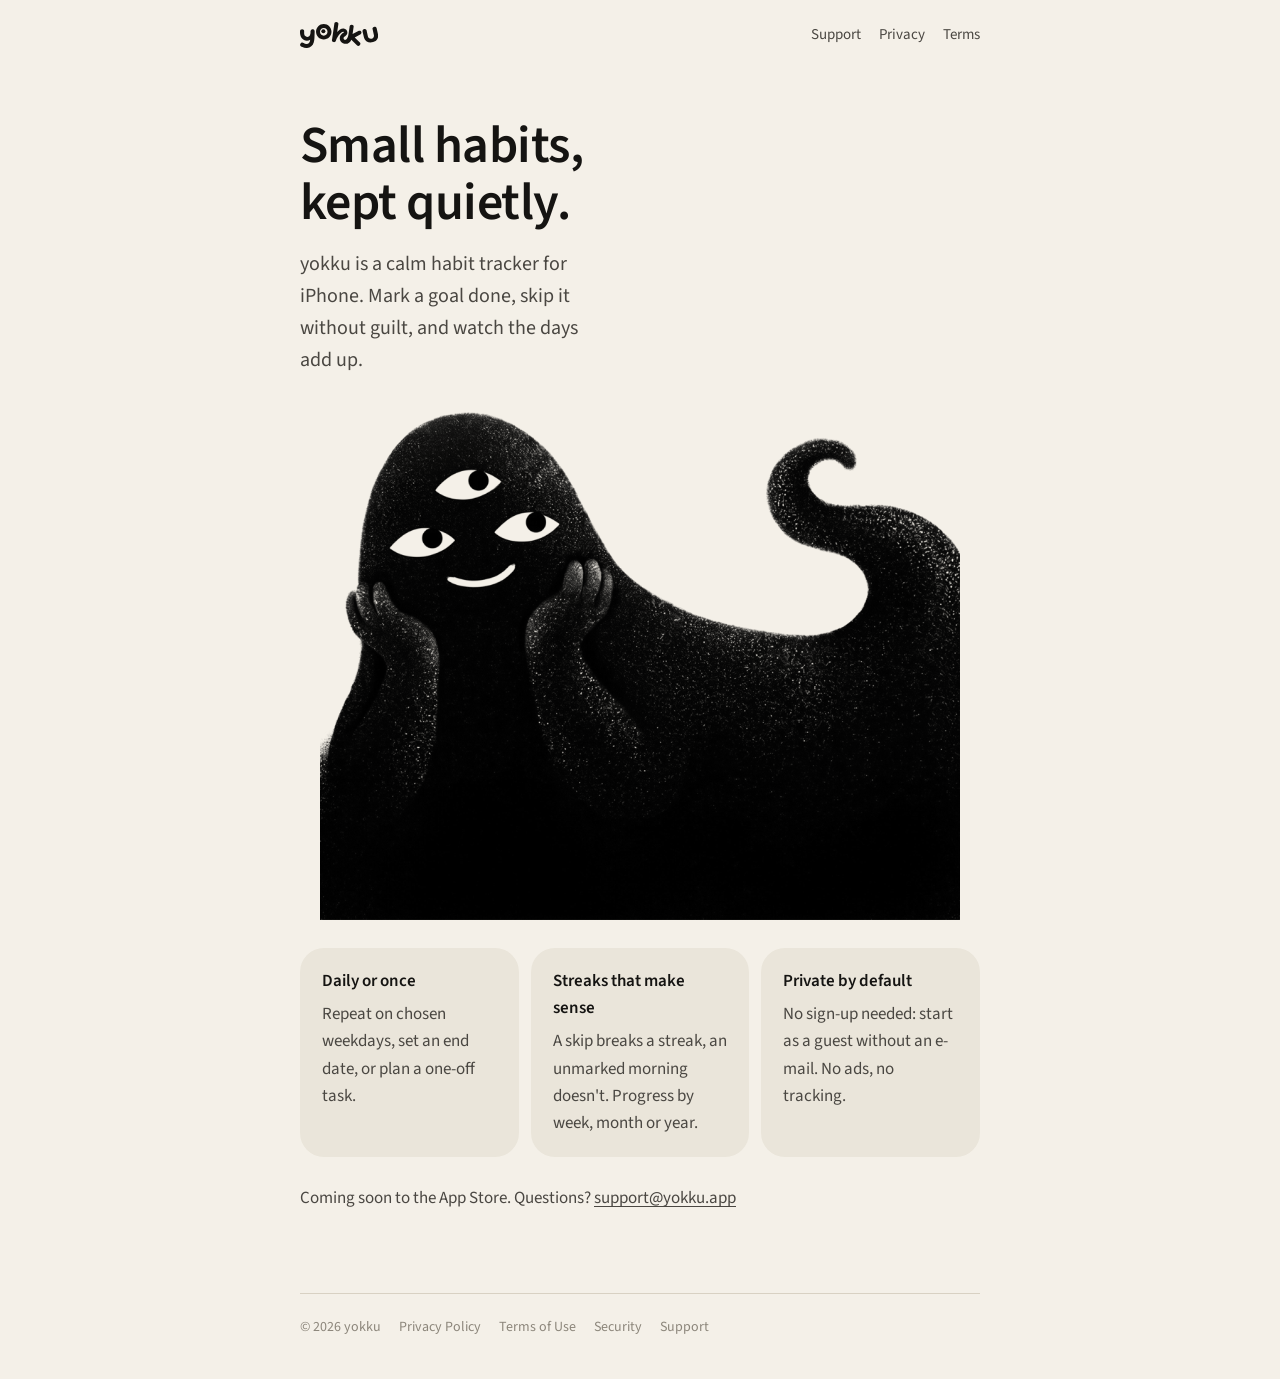
<file: index.html>
<!doctype html>
<html lang="en">
<head>
<meta charset="utf-8">
<meta name="viewport" content="width=device-width, initial-scale=1">
<title>yokku — a calm habit tracker</title>
<meta name="description" content="A quiet, ink-and-paper habit tracker for iPhone.">
<link rel="icon" href="/assets/icon.png">
<link rel="apple-touch-icon" href="/assets/icon.png">
<link rel="preconnect" href="https://fonts.googleapis.com">
<link rel="stylesheet" href="https://fonts.googleapis.com/css2?family=Source+Sans+3:wght@400;600&display=swap">
<link rel="stylesheet" href="/assets/site.css">
</head>
<body>
<div class="wrap">
<header class="top"><a href="/" aria-label="yokku home"><svg class="logo" aria-label="yokku" role="img" fill="currentColor" id="Layer_2" data-name="Layer 2" xmlns="http://www.w3.org/2000/svg" viewBox="0 0 1096.21 364.53">
  <g id="Layer_1-2" data-name="Layer 1">
    <g>
      <g>
        <path d="M861.84,152.23c-1.02,7.78-4.73,15.38-11.55,19.03l-82.95,44.43,75.67,75.04c7.47,12.19,4.81,26.72-5.27,36.78-8.92,7.7-26.42,12.07-36.31,2.14l-81.96-82.3c-14.23,42.15-54.57,65.65-96.96,57.73-28.27-5.29-50.65-24.52-59.85-49.72-10.38-28.42-4.49-59.35,16.02-80.72,17.65-18.39,39.57-21.95,35.76-32.14-3.88-10.37-20.92-5.41-33.49,3.9-8.46,6.27-16.11,12.13-23.32,20.15-24.39,27.14-43.11,58.74-53.2,94.14-4.53,15.88-18.34,25.13-34.92,21.24-16.63-3.22-26.4-19.51-20.04-35.99l31.55-216.23c-1.24-16.13,10.19-27.97,25.7-29.6,15.87-1.31,29.83,8.77,32.18,24.9l-16.95,116.07c24-25.82,55.03-51.26,90.59-48.23,30.73,2.62,54.9,28.96,51.57,60.19-2.07,19.47-14.23,35.3-30.54,45.43-8.59,5.33-16.61,10.45-20.72,20.21-3.51,8.36-2.51,17.89,3.3,24.2,5.99,6.51,15.41,9.64,24.54,6.83,23.41-7.22,34.79-47.76,38.61-73.33l16.47-110.13c-.89-18.23,13.97-31.44,32.24-28.99,12.84,1.62,26.55,12.62,24.54,26.75l-15.02,105.75,87.65-46.21c8.78-4.63,19.17-2.47,26.99,3.17,7.21,5.2,11.12,14.33,9.66,25.5Z"/>
        <path d="M877.93,137.29c-3.46-14.96.02-28.17,13.74-35.26,14.47-7.9,33.11-3.63,40.86,11.85l19.91,88.1c1.86,8.24,5.72,16.33,12.29,21.72,20.93,17.17,52.82,11.57,67.25-11.2,5.23-8.25,6.87-18.17,4.7-27.86l-16.87-75.46c-1.76-7.86-5.03-14.78-2.55-22.81,3.83-12.39,14.53-20.5,28.15-21.37,9.9-.63,25.76,5.31,28.52,17.66l19.98,89.26c4.75,21.21,2.1,42.85-7.86,61.67-12.93,24.44-35.25,39.54-61.42,47.8-30.11,9.5-62.29,8.64-89.29-8.3-21.78-13.67-34.36-36.22-40.1-61.03l-17.31-74.8Z"/>
      </g>
      <g>
        <path d="M192.29,287.17c-12.97,44.19-46.94,73.49-93.29,76.96-22.87,1.71-44.53-1.97-65.07-12.01-16.84-8.23-33.76-15.64-32.46-36.97.55-9.06,5.62-17.19,13.63-22.45,11.75-7.71,24.96-6.34,36.09,1.64,11.5,8.25,25.01,13.09,39.13,13.07,34.61.4,49.54-27.01,52.57-59.81-38,25.95-92.33,13.45-120.33-22.06-11.52-15.66-17.47-33.25-20.46-52.42C-.03,159.4.42,145.88.02,131.93c-.27-9.5,1.77-17.5,8.32-23.79,6.04-5.79,13.97-8.52,23.43-8.01,13.58.73,26.82,10.53,26.7,25.02-.21,23.69-2.98,49.75,11.61,68.83s40.06,21.55,58.07,6.06c17.97-15.47,20.41-44.67,19.36-69.01-.41-9.57,3.83-17.91,11.89-23.02,11.42-7.23,26.66-6.18,36.97,1.86,8.54,6.65,9.75,14.94,9.39,25.08l-3.19,88.99c-.78,21.86-4.18,42.44-10.28,63.23Z"/>
        <path d="M333.21,29.71c-59.85,0-108.38,48.52-108.38,108.38s48.52,108.38,108.38,108.38,108.38-48.52,108.38-108.38-48.52-108.38-108.38-108.38ZM333.23,191.07c-29.14,0-52.76-23.62-52.76-52.76s23.62-52.76,52.76-52.76,52.76,23.62,52.76,52.76-23.62,52.76-52.76,52.76Z"/>
      </g>
      <circle cx="327.6" cy="128.3" r="28.23"/>
    </g>
  </g>
</svg></a><nav><a href="/support/">Support</a><a href="/privacy/">Privacy</a><a href="/terms/">Terms</a></nav></header>
<main>

<section class="hero">
  <h1>Small habits,<br>kept quietly.</h1>
  <p class="lead">yokku is a calm habit tracker for iPhone. Mark a goal done, skip it without guilt, and watch the days add up.</p>
  <img class="spirit light-only" src="/assets/spirit.png" alt="The yokku spirit resting its cheeks in its hands" width="900" height="714">
  <img class="spirit dark-only" src="/assets/spirit-dark.png" alt="" width="900" height="714">
</section>
<div class="points">
  <div class="card"><b>Daily or once</b><p>Repeat on chosen weekdays, set an end date, or plan a one-off task.</p></div>
  <div class="card"><b>Streaks that make sense</b><p>A skip breaks a streak, an unmarked morning doesn't. Progress by week, month or year.</p></div>
  <div class="card"><b>Private by default</b><p>No sign-up needed: start as a guest without an e-mail. No ads, no tracking.</p></div>
</div>
<p style="margin-top:28px">Coming soon to the App Store. Questions? <a href="mailto:support@yokku.app">support@yokku.app</a></p>

</main>
<footer><span>© 2026 yokku</span><a href="/privacy/">Privacy Policy</a><a href="/terms/">Terms of Use</a><a href="/security/">Security</a><a href="/support/">Support</a></footer>
</div>
</body>
</html>
</file>
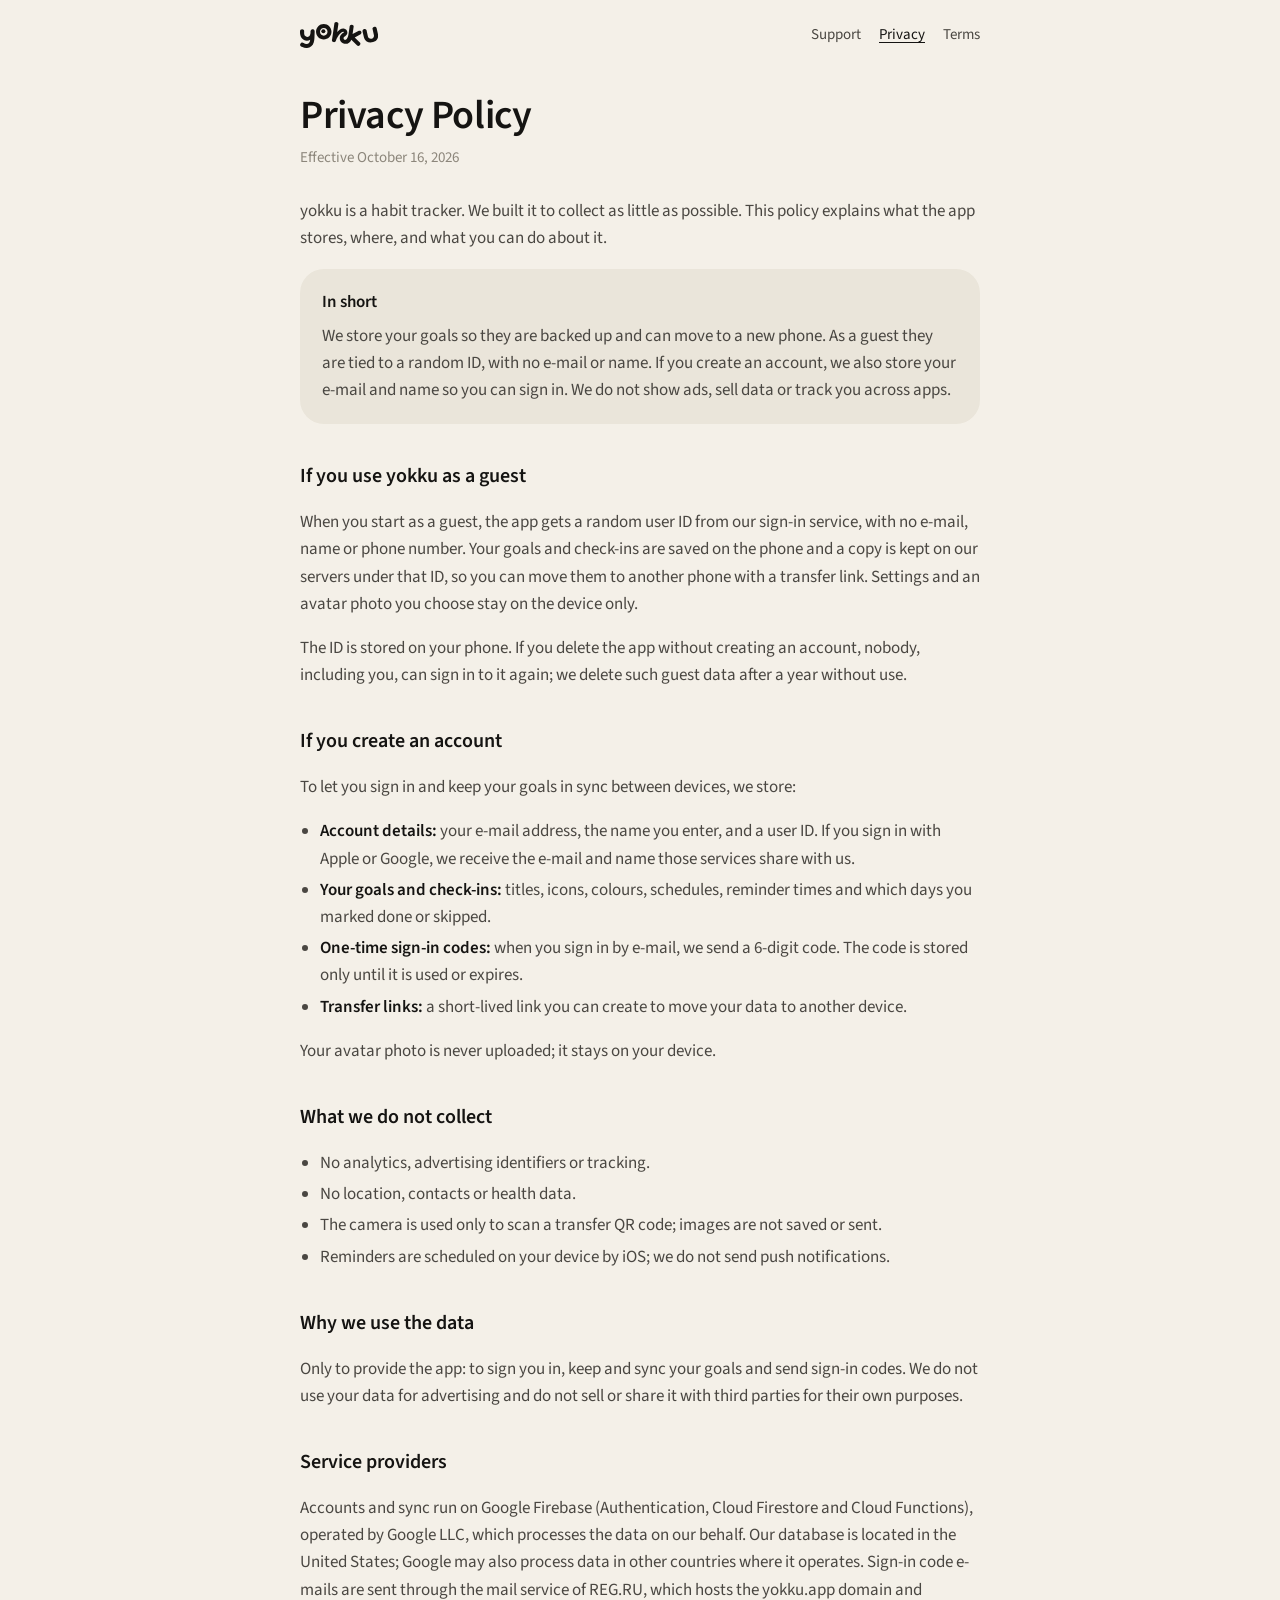
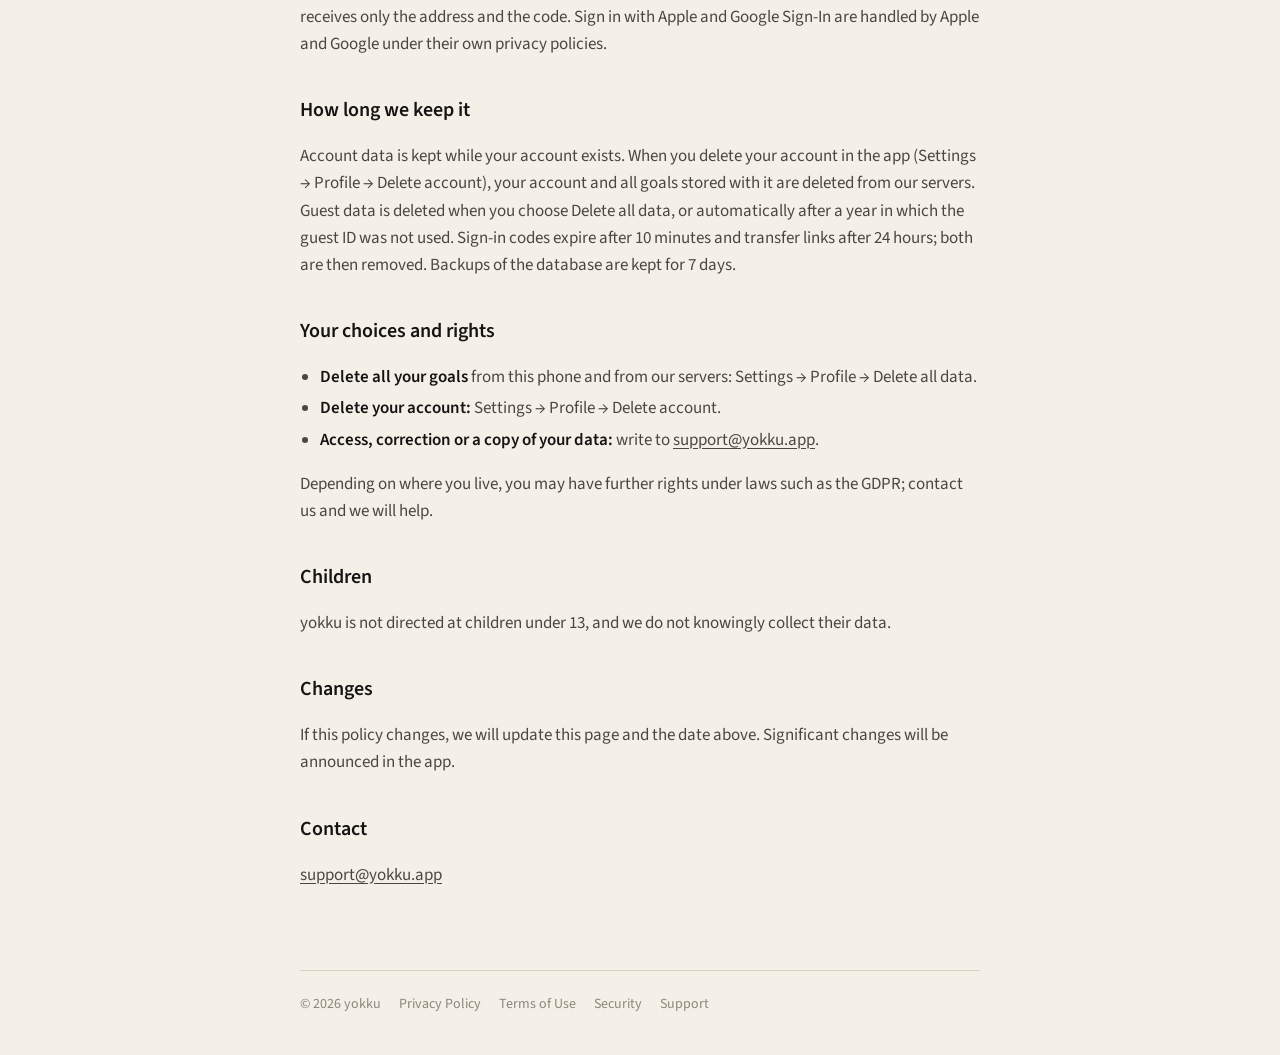
<file: privacy/index.html>
<!doctype html>
<html lang="en">
<head>
<meta charset="utf-8">
<meta name="viewport" content="width=device-width, initial-scale=1">
<title>Privacy Policy · yokku</title>
<meta name="description" content="How yokku handles your data.">
<link rel="icon" href="/assets/icon.png">
<link rel="apple-touch-icon" href="/assets/icon.png">
<link rel="preconnect" href="https://fonts.googleapis.com">
<link rel="stylesheet" href="https://fonts.googleapis.com/css2?family=Source+Sans+3:wght@400;600&display=swap">
<link rel="stylesheet" href="/assets/site.css">
</head>
<body>
<div class="wrap">
<header class="top"><a href="/" aria-label="yokku home"><svg class="logo" aria-label="yokku" role="img" fill="currentColor" id="Layer_2" data-name="Layer 2" xmlns="http://www.w3.org/2000/svg" viewBox="0 0 1096.21 364.53">
  <g id="Layer_1-2" data-name="Layer 1">
    <g>
      <g>
        <path d="M861.84,152.23c-1.02,7.78-4.73,15.38-11.55,19.03l-82.95,44.43,75.67,75.04c7.47,12.19,4.81,26.72-5.27,36.78-8.92,7.7-26.42,12.07-36.31,2.14l-81.96-82.3c-14.23,42.15-54.57,65.65-96.96,57.73-28.27-5.29-50.65-24.52-59.85-49.72-10.38-28.42-4.49-59.35,16.02-80.72,17.65-18.39,39.57-21.95,35.76-32.14-3.88-10.37-20.92-5.41-33.49,3.9-8.46,6.27-16.11,12.13-23.32,20.15-24.39,27.14-43.11,58.74-53.2,94.14-4.53,15.88-18.34,25.13-34.92,21.24-16.63-3.22-26.4-19.51-20.04-35.99l31.55-216.23c-1.24-16.13,10.19-27.97,25.7-29.6,15.87-1.31,29.83,8.77,32.18,24.9l-16.95,116.07c24-25.82,55.03-51.26,90.59-48.23,30.73,2.62,54.9,28.96,51.57,60.19-2.07,19.47-14.23,35.3-30.54,45.43-8.59,5.33-16.61,10.45-20.72,20.21-3.51,8.36-2.51,17.89,3.3,24.2,5.99,6.51,15.41,9.64,24.54,6.83,23.41-7.22,34.79-47.76,38.61-73.33l16.47-110.13c-.89-18.23,13.97-31.44,32.24-28.99,12.84,1.62,26.55,12.62,24.54,26.75l-15.02,105.75,87.65-46.21c8.78-4.63,19.17-2.47,26.99,3.17,7.21,5.2,11.12,14.33,9.66,25.5Z"/>
        <path d="M877.93,137.29c-3.46-14.96.02-28.17,13.74-35.26,14.47-7.9,33.11-3.63,40.86,11.85l19.91,88.1c1.86,8.24,5.72,16.33,12.29,21.72,20.93,17.17,52.82,11.57,67.25-11.2,5.23-8.25,6.87-18.17,4.7-27.86l-16.87-75.46c-1.76-7.86-5.03-14.78-2.55-22.81,3.83-12.39,14.53-20.5,28.15-21.37,9.9-.63,25.76,5.31,28.52,17.66l19.98,89.26c4.75,21.21,2.1,42.85-7.86,61.67-12.93,24.44-35.25,39.54-61.42,47.8-30.11,9.5-62.29,8.64-89.29-8.3-21.78-13.67-34.36-36.22-40.1-61.03l-17.31-74.8Z"/>
      </g>
      <g>
        <path d="M192.29,287.17c-12.97,44.19-46.94,73.49-93.29,76.96-22.87,1.71-44.53-1.97-65.07-12.01-16.84-8.23-33.76-15.64-32.46-36.97.55-9.06,5.62-17.19,13.63-22.45,11.75-7.71,24.96-6.34,36.09,1.64,11.5,8.25,25.01,13.09,39.13,13.07,34.61.4,49.54-27.01,52.57-59.81-38,25.95-92.33,13.45-120.33-22.06-11.52-15.66-17.47-33.25-20.46-52.42C-.03,159.4.42,145.88.02,131.93c-.27-9.5,1.77-17.5,8.32-23.79,6.04-5.79,13.97-8.52,23.43-8.01,13.58.73,26.82,10.53,26.7,25.02-.21,23.69-2.98,49.75,11.61,68.83s40.06,21.55,58.07,6.06c17.97-15.47,20.41-44.67,19.36-69.01-.41-9.57,3.83-17.91,11.89-23.02,11.42-7.23,26.66-6.18,36.97,1.86,8.54,6.65,9.75,14.94,9.39,25.08l-3.19,88.99c-.78,21.86-4.18,42.44-10.28,63.23Z"/>
        <path d="M333.21,29.71c-59.85,0-108.38,48.52-108.38,108.38s48.52,108.38,108.38,108.38,108.38-48.52,108.38-108.38-48.52-108.38-108.38-108.38ZM333.23,191.07c-29.14,0-52.76-23.62-52.76-52.76s23.62-52.76,52.76-52.76,52.76,23.62,52.76,52.76-23.62,52.76-52.76,52.76Z"/>
      </g>
      <circle cx="327.6" cy="128.3" r="28.23"/>
    </g>
  </g>
</svg></a><nav><a href="/support/">Support</a><a href="/privacy/" aria-current="page">Privacy</a><a href="/terms/">Terms</a></nav></header>
<main>

<h1>Privacy Policy</h1>
<p class="meta">Effective October 16, 2026</p>
<p>yokku is a habit tracker. We built it to collect as little as possible. This policy explains what the app stores, where, and what you can do about it.</p>

<div class="card"><b>In short</b><p>We store your goals so they are backed up and can move to a new phone. As a guest they are tied to a random ID, with no e-mail or name. If you create an account, we also store your e-mail and name so you can sign in. We do not show ads, sell data or track you across apps.</p></div>

<h2>If you use yokku as a guest</h2>
<p>When you start as a guest, the app gets a random user ID from our sign-in service, with no e-mail, name or phone number. Your goals and check-ins are saved on the phone and a copy is kept on our servers under that ID, so you can move them to another phone with a transfer link. Settings and an avatar photo you choose stay on the device only.</p>
<p>The ID is stored on your phone. If you delete the app without creating an account, nobody, including you, can sign in to it again; we delete such guest data after a year without use.</p>

<h2>If you create an account</h2>
<p>To let you sign in and keep your goals in sync between devices, we store:</p>
<ul>
  <li><b>Account details:</b> your e-mail address, the name you enter, and a user ID. If you sign in with Apple or Google, we receive the e-mail and name those services share with us.</li>
  <li><b>Your goals and check-ins:</b> titles, icons, colours, schedules, reminder times and which days you marked done or skipped.</li>
  <li><b>One-time sign-in codes:</b> when you sign in by e-mail, we send a 6-digit code. The code is stored only until it is used or expires.</li>
  <li><b>Transfer links:</b> a short-lived link you can create to move your data to another device.</li>
</ul>
<p>Your avatar photo is never uploaded; it stays on your device.</p>

<h2>What we do not collect</h2>
<ul>
  <li>No analytics, advertising identifiers or tracking.</li>
  <li>No location, contacts or health data.</li>
  <li>The camera is used only to scan a transfer QR code; images are not saved or sent.</li>
  <li>Reminders are scheduled on your device by iOS; we do not send push notifications.</li>
</ul>

<h2>Why we use the data</h2>
<p>Only to provide the app: to sign you in, keep and sync your goals and send sign-in codes. We do not use your data for advertising and do not sell or share it with third parties for their own purposes.</p>

<h2>Service providers</h2>
<p>Accounts and sync run on Google Firebase (Authentication, Cloud Firestore and Cloud Functions), operated by Google LLC, which processes the data on our behalf. Our database is located in the United States; Google may also process data in other countries where it operates. Sign-in code e-mails are sent through the mail service of REG.RU, which hosts the yokku.app domain and receives only the address and the code. Sign in with Apple and Google Sign-In are handled by Apple and Google under their own privacy policies.</p>

<h2>How long we keep it</h2>
<p>Account data is kept while your account exists. When you delete your account in the app (Settings → Profile → Delete account), your account and all goals stored with it are deleted from our servers. Guest data is deleted when you choose Delete all data, or automatically after a year in which the guest ID was not used. Sign-in codes expire after 10 minutes and transfer links after 24 hours; both are then removed. Backups of the database are kept for 7 days.</p>

<h2>Your choices and rights</h2>
<ul>
  <li><b>Delete all your goals</b> from this phone and from our servers: Settings → Profile → Delete all data.</li>
  <li><b>Delete your account:</b> Settings → Profile → Delete account.</li>
  <li><b>Access, correction or a copy of your data:</b> write to <a href="mailto:support@yokku.app">support@yokku.app</a>.</li>
</ul>
<p>Depending on where you live, you may have further rights under laws such as the GDPR; contact us and we will help.</p>

<h2>Children</h2>
<p>yokku is not directed at children under 13, and we do not knowingly collect their data.</p>

<h2>Changes</h2>
<p>If this policy changes, we will update this page and the date above. Significant changes will be announced in the app.</p>

<h2>Contact</h2>
<p><a href="mailto:support@yokku.app">support@yokku.app</a></p>

</main>
<footer><span>© 2026 yokku</span><a href="/privacy/">Privacy Policy</a><a href="/terms/">Terms of Use</a><a href="/security/">Security</a><a href="/support/">Support</a></footer>
</div>
</body>
</html>
</file>
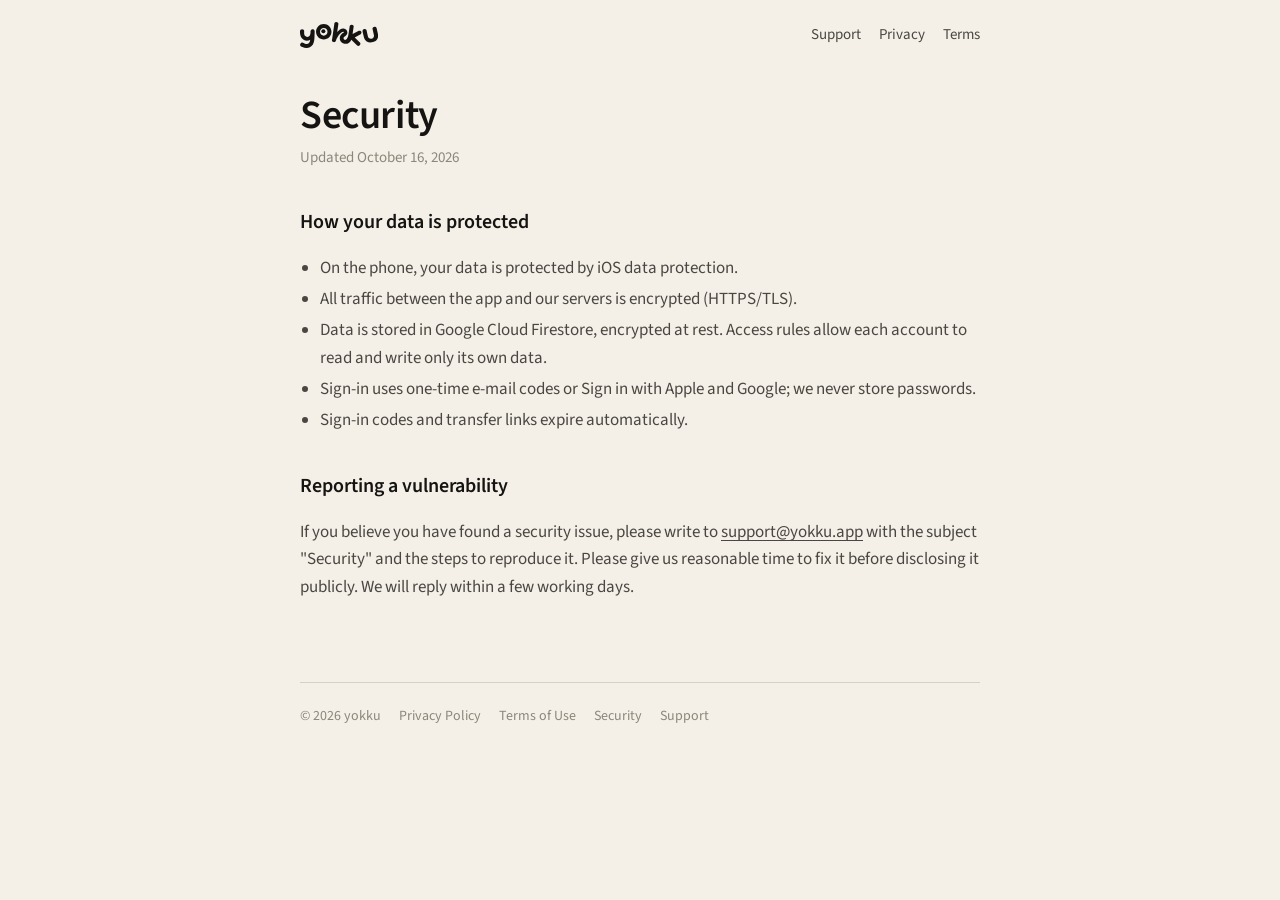
<file: security/index.html>
<!doctype html>
<html lang="en">
<head>
<meta charset="utf-8">
<meta name="viewport" content="width=device-width, initial-scale=1">
<title>Security · yokku</title>
<meta name="description" content="How yokku protects your data and how to report a problem.">
<link rel="icon" href="/assets/icon.png">
<link rel="apple-touch-icon" href="/assets/icon.png">
<link rel="preconnect" href="https://fonts.googleapis.com">
<link rel="stylesheet" href="https://fonts.googleapis.com/css2?family=Source+Sans+3:wght@400;600&display=swap">
<link rel="stylesheet" href="/assets/site.css">
</head>
<body>
<div class="wrap">
<header class="top"><a href="/" aria-label="yokku home"><svg class="logo" aria-label="yokku" role="img" fill="currentColor" id="Layer_2" data-name="Layer 2" xmlns="http://www.w3.org/2000/svg" viewBox="0 0 1096.21 364.53">
  <g id="Layer_1-2" data-name="Layer 1">
    <g>
      <g>
        <path d="M861.84,152.23c-1.02,7.78-4.73,15.38-11.55,19.03l-82.95,44.43,75.67,75.04c7.47,12.19,4.81,26.72-5.27,36.78-8.92,7.7-26.42,12.07-36.31,2.14l-81.96-82.3c-14.23,42.15-54.57,65.65-96.96,57.73-28.27-5.29-50.65-24.52-59.85-49.72-10.38-28.42-4.49-59.35,16.02-80.72,17.65-18.39,39.57-21.95,35.76-32.14-3.88-10.37-20.92-5.41-33.49,3.9-8.46,6.27-16.11,12.13-23.32,20.15-24.39,27.14-43.11,58.74-53.2,94.14-4.53,15.88-18.34,25.13-34.92,21.24-16.63-3.22-26.4-19.51-20.04-35.99l31.55-216.23c-1.24-16.13,10.19-27.97,25.7-29.6,15.87-1.31,29.83,8.77,32.18,24.9l-16.95,116.07c24-25.82,55.03-51.26,90.59-48.23,30.73,2.62,54.9,28.96,51.57,60.19-2.07,19.47-14.23,35.3-30.54,45.43-8.59,5.33-16.61,10.45-20.72,20.21-3.51,8.36-2.51,17.89,3.3,24.2,5.99,6.51,15.41,9.64,24.54,6.83,23.41-7.22,34.79-47.76,38.61-73.33l16.47-110.13c-.89-18.23,13.97-31.44,32.24-28.99,12.84,1.62,26.55,12.62,24.54,26.75l-15.02,105.75,87.65-46.21c8.78-4.63,19.17-2.47,26.99,3.17,7.21,5.2,11.12,14.33,9.66,25.5Z"/>
        <path d="M877.93,137.29c-3.46-14.96.02-28.17,13.74-35.26,14.47-7.9,33.11-3.63,40.86,11.85l19.91,88.1c1.86,8.24,5.72,16.33,12.29,21.72,20.93,17.17,52.82,11.57,67.25-11.2,5.23-8.25,6.87-18.17,4.7-27.86l-16.87-75.46c-1.76-7.86-5.03-14.78-2.55-22.81,3.83-12.39,14.53-20.5,28.15-21.37,9.9-.63,25.76,5.31,28.52,17.66l19.98,89.26c4.75,21.21,2.1,42.85-7.86,61.67-12.93,24.44-35.25,39.54-61.42,47.8-30.11,9.5-62.29,8.64-89.29-8.3-21.78-13.67-34.36-36.22-40.1-61.03l-17.31-74.8Z"/>
      </g>
      <g>
        <path d="M192.29,287.17c-12.97,44.19-46.94,73.49-93.29,76.96-22.87,1.71-44.53-1.97-65.07-12.01-16.84-8.23-33.76-15.64-32.46-36.97.55-9.06,5.62-17.19,13.63-22.45,11.75-7.71,24.96-6.34,36.09,1.64,11.5,8.25,25.01,13.09,39.13,13.07,34.61.4,49.54-27.01,52.57-59.81-38,25.95-92.33,13.45-120.33-22.06-11.52-15.66-17.47-33.25-20.46-52.42C-.03,159.4.42,145.88.02,131.93c-.27-9.5,1.77-17.5,8.32-23.79,6.04-5.79,13.97-8.52,23.43-8.01,13.58.73,26.82,10.53,26.7,25.02-.21,23.69-2.98,49.75,11.61,68.83s40.06,21.55,58.07,6.06c17.97-15.47,20.41-44.67,19.36-69.01-.41-9.57,3.83-17.91,11.89-23.02,11.42-7.23,26.66-6.18,36.97,1.86,8.54,6.65,9.75,14.94,9.39,25.08l-3.19,88.99c-.78,21.86-4.18,42.44-10.28,63.23Z"/>
        <path d="M333.21,29.71c-59.85,0-108.38,48.52-108.38,108.38s48.52,108.38,108.38,108.38,108.38-48.52,108.38-108.38-48.52-108.38-108.38-108.38ZM333.23,191.07c-29.14,0-52.76-23.62-52.76-52.76s23.62-52.76,52.76-52.76,52.76,23.62,52.76,52.76-23.62,52.76-52.76,52.76Z"/>
      </g>
      <circle cx="327.6" cy="128.3" r="28.23"/>
    </g>
  </g>
</svg></a><nav><a href="/support/">Support</a><a href="/privacy/">Privacy</a><a href="/terms/">Terms</a></nav></header>
<main>

<h1>Security</h1>
<p class="meta">Updated October 16, 2026</p>
<h2>How your data is protected</h2>
<ul>
  <li>On the phone, your data is protected by iOS data protection.</li>
  <li>All traffic between the app and our servers is encrypted (HTTPS/TLS).</li>
  <li>Data is stored in Google Cloud Firestore, encrypted at rest. Access rules allow each account to read and write only its own data.</li>
  <li>Sign-in uses one-time e-mail codes or Sign in with Apple and Google; we never store passwords.</li>
  <li>Sign-in codes and transfer links expire automatically.</li>
</ul>
<h2>Reporting a vulnerability</h2>
<p>If you believe you have found a security issue, please write to <a href="mailto:support@yokku.app">support@yokku.app</a> with the subject "Security" and the steps to reproduce it. Please give us reasonable time to fix it before disclosing it publicly. We will reply within a few working days.</p>

</main>
<footer><span>© 2026 yokku</span><a href="/privacy/">Privacy Policy</a><a href="/terms/">Terms of Use</a><a href="/security/">Security</a><a href="/support/">Support</a></footer>
</div>
</body>
</html>
</file>
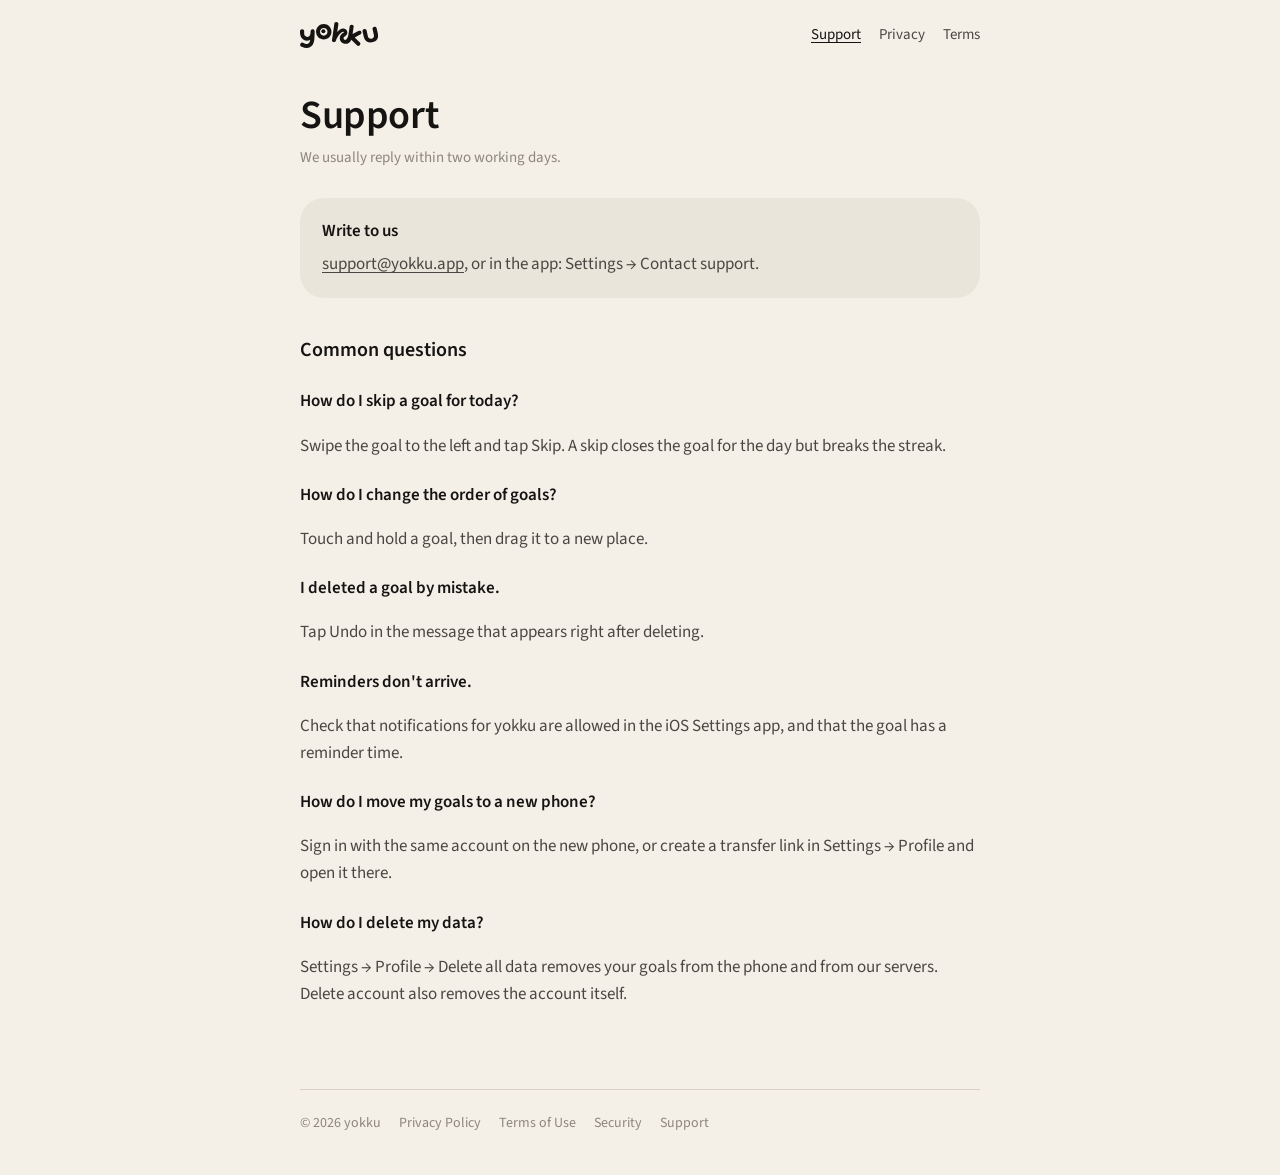
<file: support/index.html>
<!doctype html>
<html lang="en">
<head>
<meta charset="utf-8">
<meta name="viewport" content="width=device-width, initial-scale=1">
<title>Support · yokku</title>
<meta name="description" content="Help with yokku.">
<link rel="icon" href="/assets/icon.png">
<link rel="apple-touch-icon" href="/assets/icon.png">
<link rel="preconnect" href="https://fonts.googleapis.com">
<link rel="stylesheet" href="https://fonts.googleapis.com/css2?family=Source+Sans+3:wght@400;600&display=swap">
<link rel="stylesheet" href="/assets/site.css">
</head>
<body>
<div class="wrap">
<header class="top"><a href="/" aria-label="yokku home"><svg class="logo" aria-label="yokku" role="img" fill="currentColor" id="Layer_2" data-name="Layer 2" xmlns="http://www.w3.org/2000/svg" viewBox="0 0 1096.21 364.53">
  <g id="Layer_1-2" data-name="Layer 1">
    <g>
      <g>
        <path d="M861.84,152.23c-1.02,7.78-4.73,15.38-11.55,19.03l-82.95,44.43,75.67,75.04c7.47,12.19,4.81,26.72-5.27,36.78-8.92,7.7-26.42,12.07-36.31,2.14l-81.96-82.3c-14.23,42.15-54.57,65.65-96.96,57.73-28.27-5.29-50.65-24.52-59.85-49.72-10.38-28.42-4.49-59.35,16.02-80.72,17.65-18.39,39.57-21.95,35.76-32.14-3.88-10.37-20.92-5.41-33.49,3.9-8.46,6.27-16.11,12.13-23.32,20.15-24.39,27.14-43.11,58.74-53.2,94.14-4.53,15.88-18.34,25.13-34.92,21.24-16.63-3.22-26.4-19.51-20.04-35.99l31.55-216.23c-1.24-16.13,10.19-27.97,25.7-29.6,15.87-1.31,29.83,8.77,32.18,24.9l-16.95,116.07c24-25.82,55.03-51.26,90.59-48.23,30.73,2.62,54.9,28.96,51.57,60.19-2.07,19.47-14.23,35.3-30.54,45.43-8.59,5.33-16.61,10.45-20.72,20.21-3.51,8.36-2.51,17.89,3.3,24.2,5.99,6.51,15.41,9.64,24.54,6.83,23.41-7.22,34.79-47.76,38.61-73.33l16.47-110.13c-.89-18.23,13.97-31.44,32.24-28.99,12.84,1.62,26.55,12.62,24.54,26.75l-15.02,105.75,87.65-46.21c8.78-4.63,19.17-2.47,26.99,3.17,7.21,5.2,11.12,14.33,9.66,25.5Z"/>
        <path d="M877.93,137.29c-3.46-14.96.02-28.17,13.74-35.26,14.47-7.9,33.11-3.63,40.86,11.85l19.91,88.1c1.86,8.24,5.72,16.33,12.29,21.72,20.93,17.17,52.82,11.57,67.25-11.2,5.23-8.25,6.87-18.17,4.7-27.86l-16.87-75.46c-1.76-7.86-5.03-14.78-2.55-22.81,3.83-12.39,14.53-20.5,28.15-21.37,9.9-.63,25.76,5.31,28.52,17.66l19.98,89.26c4.75,21.21,2.1,42.85-7.86,61.67-12.93,24.44-35.25,39.54-61.42,47.8-30.11,9.5-62.29,8.64-89.29-8.3-21.78-13.67-34.36-36.22-40.1-61.03l-17.31-74.8Z"/>
      </g>
      <g>
        <path d="M192.29,287.17c-12.97,44.19-46.94,73.49-93.29,76.96-22.87,1.71-44.53-1.97-65.07-12.01-16.84-8.23-33.76-15.64-32.46-36.97.55-9.06,5.62-17.19,13.63-22.45,11.75-7.71,24.96-6.34,36.09,1.64,11.5,8.25,25.01,13.09,39.13,13.07,34.61.4,49.54-27.01,52.57-59.81-38,25.95-92.33,13.45-120.33-22.06-11.52-15.66-17.47-33.25-20.46-52.42C-.03,159.4.42,145.88.02,131.93c-.27-9.5,1.77-17.5,8.32-23.79,6.04-5.79,13.97-8.52,23.43-8.01,13.58.73,26.82,10.53,26.7,25.02-.21,23.69-2.98,49.75,11.61,68.83s40.06,21.55,58.07,6.06c17.97-15.47,20.41-44.67,19.36-69.01-.41-9.57,3.83-17.91,11.89-23.02,11.42-7.23,26.66-6.18,36.97,1.86,8.54,6.65,9.75,14.94,9.39,25.08l-3.19,88.99c-.78,21.86-4.18,42.44-10.28,63.23Z"/>
        <path d="M333.21,29.71c-59.85,0-108.38,48.52-108.38,108.38s48.52,108.38,108.38,108.38,108.38-48.52,108.38-108.38-48.52-108.38-108.38-108.38ZM333.23,191.07c-29.14,0-52.76-23.62-52.76-52.76s23.62-52.76,52.76-52.76,52.76,23.62,52.76,52.76-23.62,52.76-52.76,52.76Z"/>
      </g>
      <circle cx="327.6" cy="128.3" r="28.23"/>
    </g>
  </g>
</svg></a><nav><a href="/support/" aria-current="page">Support</a><a href="/privacy/">Privacy</a><a href="/terms/">Terms</a></nav></header>
<main>

<h1>Support</h1>
<p class="meta">We usually reply within two working days.</p>
<div class="card"><b>Write to us</b><p><a href="mailto:support@yokku.app">support@yokku.app</a>, or in the app: Settings → Contact support.</p></div>

<h2>Common questions</h2>
<h3>How do I skip a goal for today?</h3>
<p>Swipe the goal to the left and tap Skip. A skip closes the goal for the day but breaks the streak.</p>
<h3>How do I change the order of goals?</h3>
<p>Touch and hold a goal, then drag it to a new place.</p>
<h3>I deleted a goal by mistake.</h3>
<p>Tap Undo in the message that appears right after deleting.</p>
<h3>Reminders don't arrive.</h3>
<p>Check that notifications for yokku are allowed in the iOS Settings app, and that the goal has a reminder time.</p>
<h3>How do I move my goals to a new phone?</h3>
<p>Sign in with the same account on the new phone, or create a transfer link in Settings → Profile and open it there.</p>
<h3>How do I delete my data?</h3>
<p>Settings → Profile → Delete all data removes your goals from the phone and from our servers. Delete account also removes the account itself.</p>

</main>
<footer><span>© 2026 yokku</span><a href="/privacy/">Privacy Policy</a><a href="/terms/">Terms of Use</a><a href="/security/">Security</a><a href="/support/">Support</a></footer>
</div>
</body>
</html>
</file>
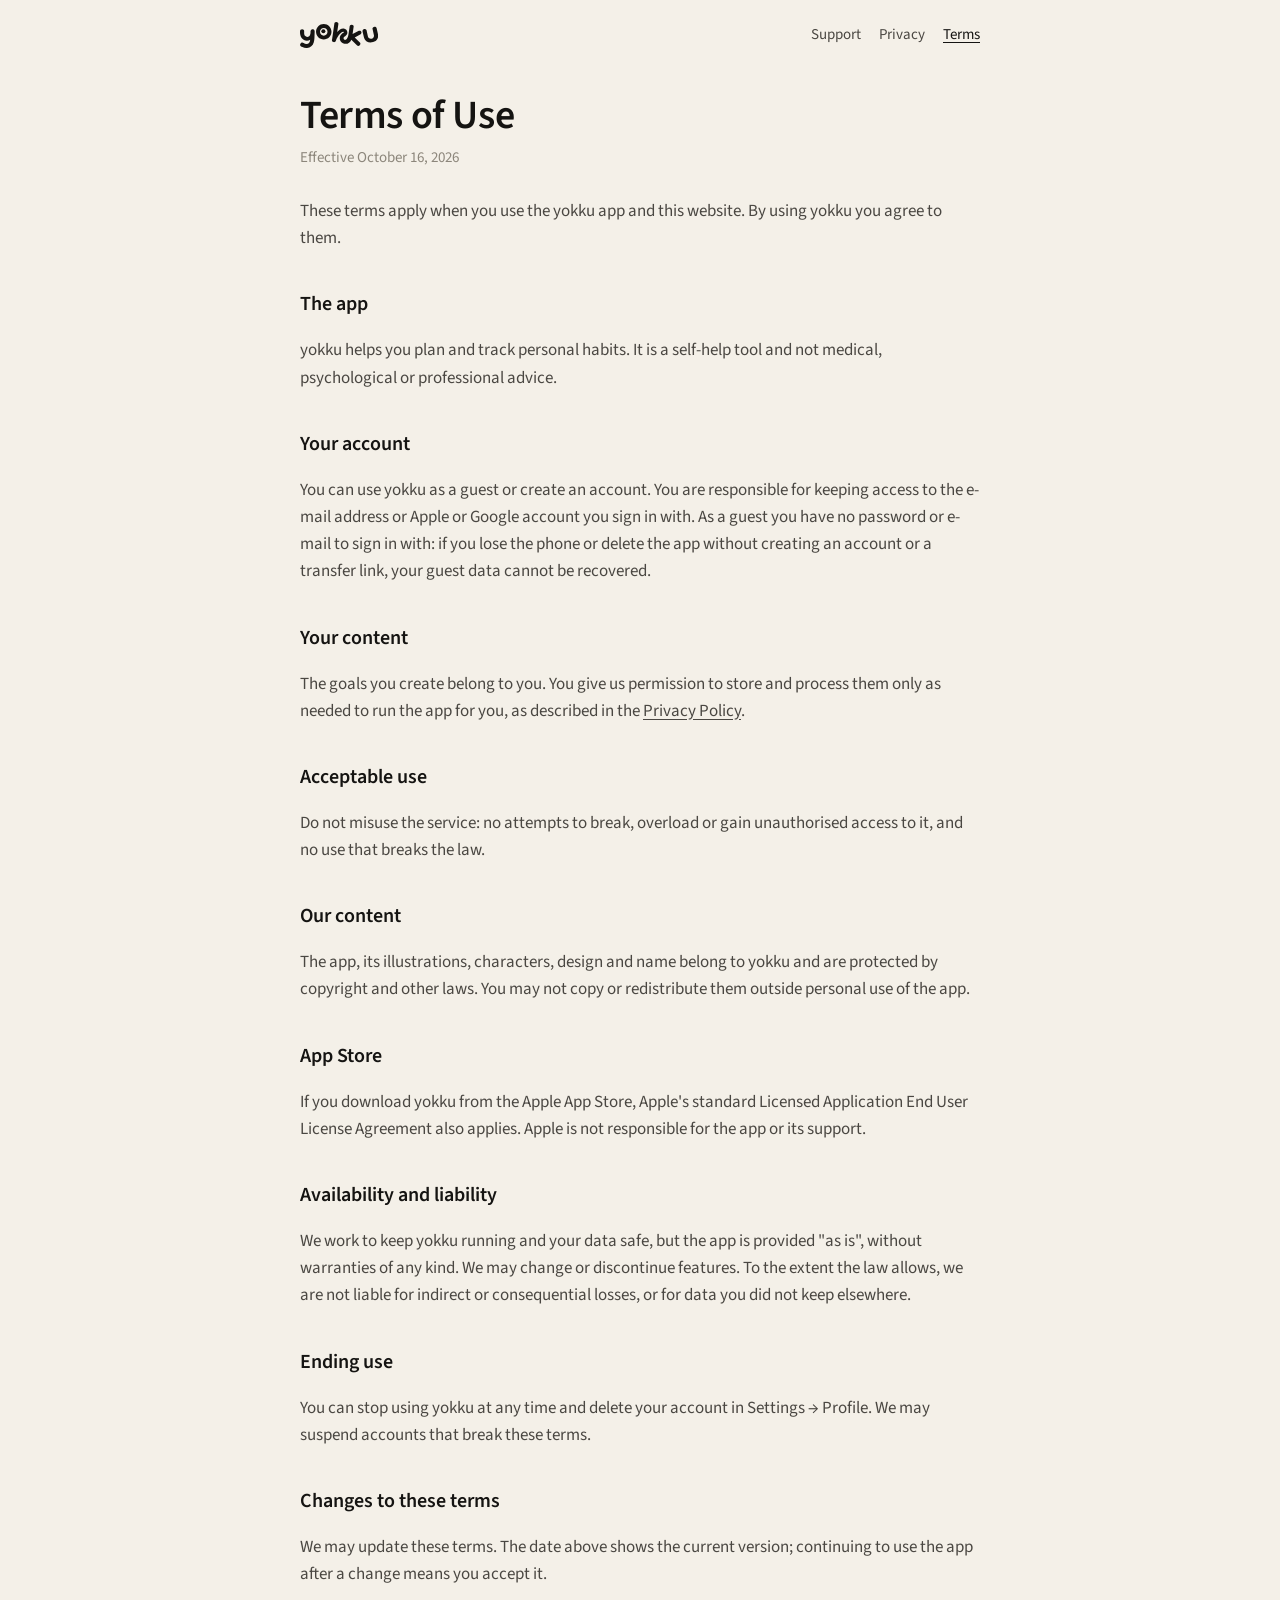
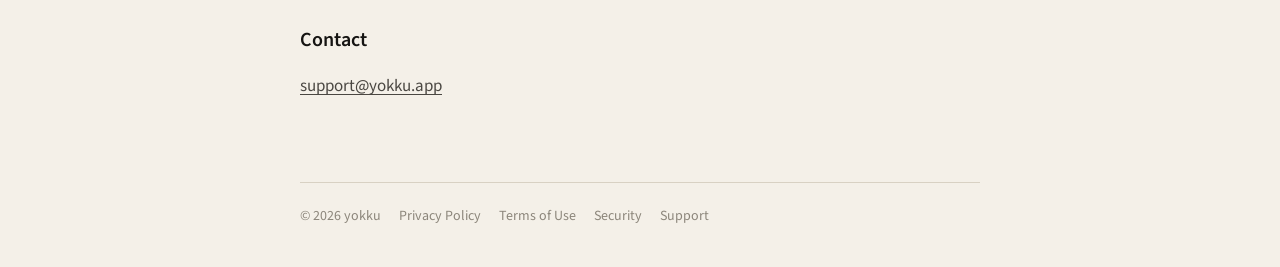
<file: terms/index.html>
<!doctype html>
<html lang="en">
<head>
<meta charset="utf-8">
<meta name="viewport" content="width=device-width, initial-scale=1">
<title>Terms of Use · yokku</title>
<meta name="description" content="The terms for using yokku.">
<link rel="icon" href="/assets/icon.png">
<link rel="apple-touch-icon" href="/assets/icon.png">
<link rel="preconnect" href="https://fonts.googleapis.com">
<link rel="stylesheet" href="https://fonts.googleapis.com/css2?family=Source+Sans+3:wght@400;600&display=swap">
<link rel="stylesheet" href="/assets/site.css">
</head>
<body>
<div class="wrap">
<header class="top"><a href="/" aria-label="yokku home"><svg class="logo" aria-label="yokku" role="img" fill="currentColor" id="Layer_2" data-name="Layer 2" xmlns="http://www.w3.org/2000/svg" viewBox="0 0 1096.21 364.53">
  <g id="Layer_1-2" data-name="Layer 1">
    <g>
      <g>
        <path d="M861.84,152.23c-1.02,7.78-4.73,15.38-11.55,19.03l-82.95,44.43,75.67,75.04c7.47,12.19,4.81,26.72-5.27,36.78-8.92,7.7-26.42,12.07-36.31,2.14l-81.96-82.3c-14.23,42.15-54.57,65.65-96.96,57.73-28.27-5.29-50.65-24.52-59.85-49.72-10.38-28.42-4.49-59.35,16.02-80.72,17.65-18.39,39.57-21.95,35.76-32.14-3.88-10.37-20.92-5.41-33.49,3.9-8.46,6.27-16.11,12.13-23.32,20.15-24.39,27.14-43.11,58.74-53.2,94.14-4.53,15.88-18.34,25.13-34.92,21.24-16.63-3.22-26.4-19.51-20.04-35.99l31.55-216.23c-1.24-16.13,10.19-27.97,25.7-29.6,15.87-1.31,29.83,8.77,32.18,24.9l-16.95,116.07c24-25.82,55.03-51.26,90.59-48.23,30.73,2.62,54.9,28.96,51.57,60.19-2.07,19.47-14.23,35.3-30.54,45.43-8.59,5.33-16.61,10.45-20.72,20.21-3.51,8.36-2.51,17.89,3.3,24.2,5.99,6.51,15.41,9.64,24.54,6.83,23.41-7.22,34.79-47.76,38.61-73.33l16.47-110.13c-.89-18.23,13.97-31.44,32.24-28.99,12.84,1.62,26.55,12.62,24.54,26.75l-15.02,105.75,87.65-46.21c8.78-4.63,19.17-2.47,26.99,3.17,7.21,5.2,11.12,14.33,9.66,25.5Z"/>
        <path d="M877.93,137.29c-3.46-14.96.02-28.17,13.74-35.26,14.47-7.9,33.11-3.63,40.86,11.85l19.91,88.1c1.86,8.24,5.72,16.33,12.29,21.72,20.93,17.17,52.82,11.57,67.25-11.2,5.23-8.25,6.87-18.17,4.7-27.86l-16.87-75.46c-1.76-7.86-5.03-14.78-2.55-22.81,3.83-12.39,14.53-20.5,28.15-21.37,9.9-.63,25.76,5.31,28.52,17.66l19.98,89.26c4.75,21.21,2.1,42.85-7.86,61.67-12.93,24.44-35.25,39.54-61.42,47.8-30.11,9.5-62.29,8.64-89.29-8.3-21.78-13.67-34.36-36.22-40.1-61.03l-17.31-74.8Z"/>
      </g>
      <g>
        <path d="M192.29,287.17c-12.97,44.19-46.94,73.49-93.29,76.96-22.87,1.71-44.53-1.97-65.07-12.01-16.84-8.23-33.76-15.64-32.46-36.97.55-9.06,5.62-17.19,13.63-22.45,11.75-7.71,24.96-6.34,36.09,1.64,11.5,8.25,25.01,13.09,39.13,13.07,34.61.4,49.54-27.01,52.57-59.81-38,25.95-92.33,13.45-120.33-22.06-11.52-15.66-17.47-33.25-20.46-52.42C-.03,159.4.42,145.88.02,131.93c-.27-9.5,1.77-17.5,8.32-23.79,6.04-5.79,13.97-8.52,23.43-8.01,13.58.73,26.82,10.53,26.7,25.02-.21,23.69-2.98,49.75,11.61,68.83s40.06,21.55,58.07,6.06c17.97-15.47,20.41-44.67,19.36-69.01-.41-9.57,3.83-17.91,11.89-23.02,11.42-7.23,26.66-6.18,36.97,1.86,8.54,6.65,9.75,14.94,9.39,25.08l-3.19,88.99c-.78,21.86-4.18,42.44-10.28,63.23Z"/>
        <path d="M333.21,29.71c-59.85,0-108.38,48.52-108.38,108.38s48.52,108.38,108.38,108.38,108.38-48.52,108.38-108.38-48.52-108.38-108.38-108.38ZM333.23,191.07c-29.14,0-52.76-23.62-52.76-52.76s23.62-52.76,52.76-52.76,52.76,23.62,52.76,52.76-23.62,52.76-52.76,52.76Z"/>
      </g>
      <circle cx="327.6" cy="128.3" r="28.23"/>
    </g>
  </g>
</svg></a><nav><a href="/support/">Support</a><a href="/privacy/">Privacy</a><a href="/terms/" aria-current="page">Terms</a></nav></header>
<main>

<h1>Terms of Use</h1>
<p class="meta">Effective October 16, 2026</p>
<p>These terms apply when you use the yokku app and this website. By using yokku you agree to them.</p>

<h2>The app</h2>
<p>yokku helps you plan and track personal habits. It is a self-help tool and not medical, psychological or professional advice.</p>

<h2>Your account</h2>
<p>You can use yokku as a guest or create an account. You are responsible for keeping access to the e-mail address or Apple or Google account you sign in with. As a guest you have no password or e-mail to sign in with: if you lose the phone or delete the app without creating an account or a transfer link, your guest data cannot be recovered.</p>

<h2>Your content</h2>
<p>The goals you create belong to you. You give us permission to store and process them only as needed to run the app for you, as described in the <a href="/privacy/">Privacy Policy</a>.</p>

<h2>Acceptable use</h2>
<p>Do not misuse the service: no attempts to break, overload or gain unauthorised access to it, and no use that breaks the law.</p>

<h2>Our content</h2>
<p>The app, its illustrations, characters, design and name belong to yokku and are protected by copyright and other laws. You may not copy or redistribute them outside personal use of the app.</p>

<h2>App Store</h2>
<p>If you download yokku from the Apple App Store, Apple's standard Licensed Application End User License Agreement also applies. Apple is not responsible for the app or its support.</p>

<h2>Availability and liability</h2>
<p>We work to keep yokku running and your data safe, but the app is provided "as is", without warranties of any kind. We may change or discontinue features. To the extent the law allows, we are not liable for indirect or consequential losses, or for data you did not keep elsewhere.</p>

<h2>Ending use</h2>
<p>You can stop using yokku at any time and delete your account in Settings → Profile. We may suspend accounts that break these terms.</p>

<h2>Changes to these terms</h2>
<p>We may update these terms. The date above shows the current version; continuing to use the app after a change means you accept it.</p>

<h2>Contact</h2>
<p><a href="mailto:support@yokku.app">support@yokku.app</a></p>

</main>
<footer><span>© 2026 yokku</span><a href="/privacy/">Privacy Policy</a><a href="/terms/">Terms of Use</a><a href="/security/">Security</a><a href="/support/">Support</a></footer>
</div>
</body>
</html>
</file>
<file: assets/site.css>
:root {
  --paper: #F4F0E8; --sheet: #EAE5DA; --line: #D8D1C3; --ink: #151412; --ink-2: #4A4742; --ink-3: #8C867B;
  --body: "Source Sans 3", "Helvetica Neue", Arial, sans-serif;
}
@media (prefers-color-scheme: dark) {
  :root { --paper: #141311; --sheet: #1E1C19; --line: #383530; --ink: #ECE7DD; --ink-2: #C9C1B2; --ink-3: #8C867B; color-scheme: dark; }
}
* { box-sizing: border-box; }
body { margin: 0; background: var(--paper); color: var(--ink); font: 17px/1.6 var(--body); -webkit-font-smoothing: antialiased; }
a { color: inherit; text-underline-offset: 3px; }
.wrap { max-width: 720px; margin: 0 auto; padding-inline: 20px; }
header.top { display: flex; align-items: center; justify-content: space-between; gap: 16px; padding-block: 22px; }
.logo { height: 26px; width: auto; display: block; }
nav { display: flex; gap: 18px; font-size: 15px; color: var(--ink-2); }
nav a { text-decoration: none; }
nav a:hover, nav a[aria-current] { color: var(--ink); text-decoration: underline; }
main { padding-block: 24px 64px; }
h1 { font-size: 40px; line-height: 1.1; font-weight: 600; margin: 0 0 8px; letter-spacing: -0.01em; text-wrap: balance; }
h2 { font-size: 20px; font-weight: 600; margin: 36px 0 8px; }
h3 { font-size: 17px; font-weight: 600; margin: 22px 0 4px; }
p, li { color: var(--ink-2); }
b { color: var(--ink); font-weight: 600; }
.meta { color: var(--ink-3); font-size: 15px; margin: 0 0 28px; }
ul { padding-left: 20px; }
li { margin: 4px 0; }
.card { background: var(--sheet); border-radius: 24px; padding: 20px 22px; margin: 16px 0; }
.card p { margin: 6px 0 0; }
footer { border-top: 1px solid var(--line); padding-block: 22px 40px; font-size: 14px; color: var(--ink-3); display: flex; flex-wrap: wrap; gap: 8px 18px; }
footer a { text-decoration: none; }
.hero { display: grid; gap: 8px; padding-top: 24px; }
.hero h1 { font-size: 52px; }
.lead { font-size: 20px; color: var(--ink-2); max-width: 30ch; margin: 0; }
.spirit { width: 100%; max-width: 640px; height: auto; display: block; margin: 28px auto 0; }
.dark-only { display: none; }
@media (prefers-color-scheme: dark) { .light-only { display: none; } .dark-only { display: block; } }
.points { display: grid; grid-template-columns: repeat(auto-fit, minmax(190px, 1fr)); gap: 12px; margin-top: 28px; }
.points .card { margin: 0; }
:focus-visible { outline: 2px solid var(--ink-3); outline-offset: 3px; border-radius: 6px; }
@media (max-width: 480px) { .hero h1 { font-size: 40px; } h1 { font-size: 32px; } nav { gap: 12px; font-size: 14px; } }
</file>
